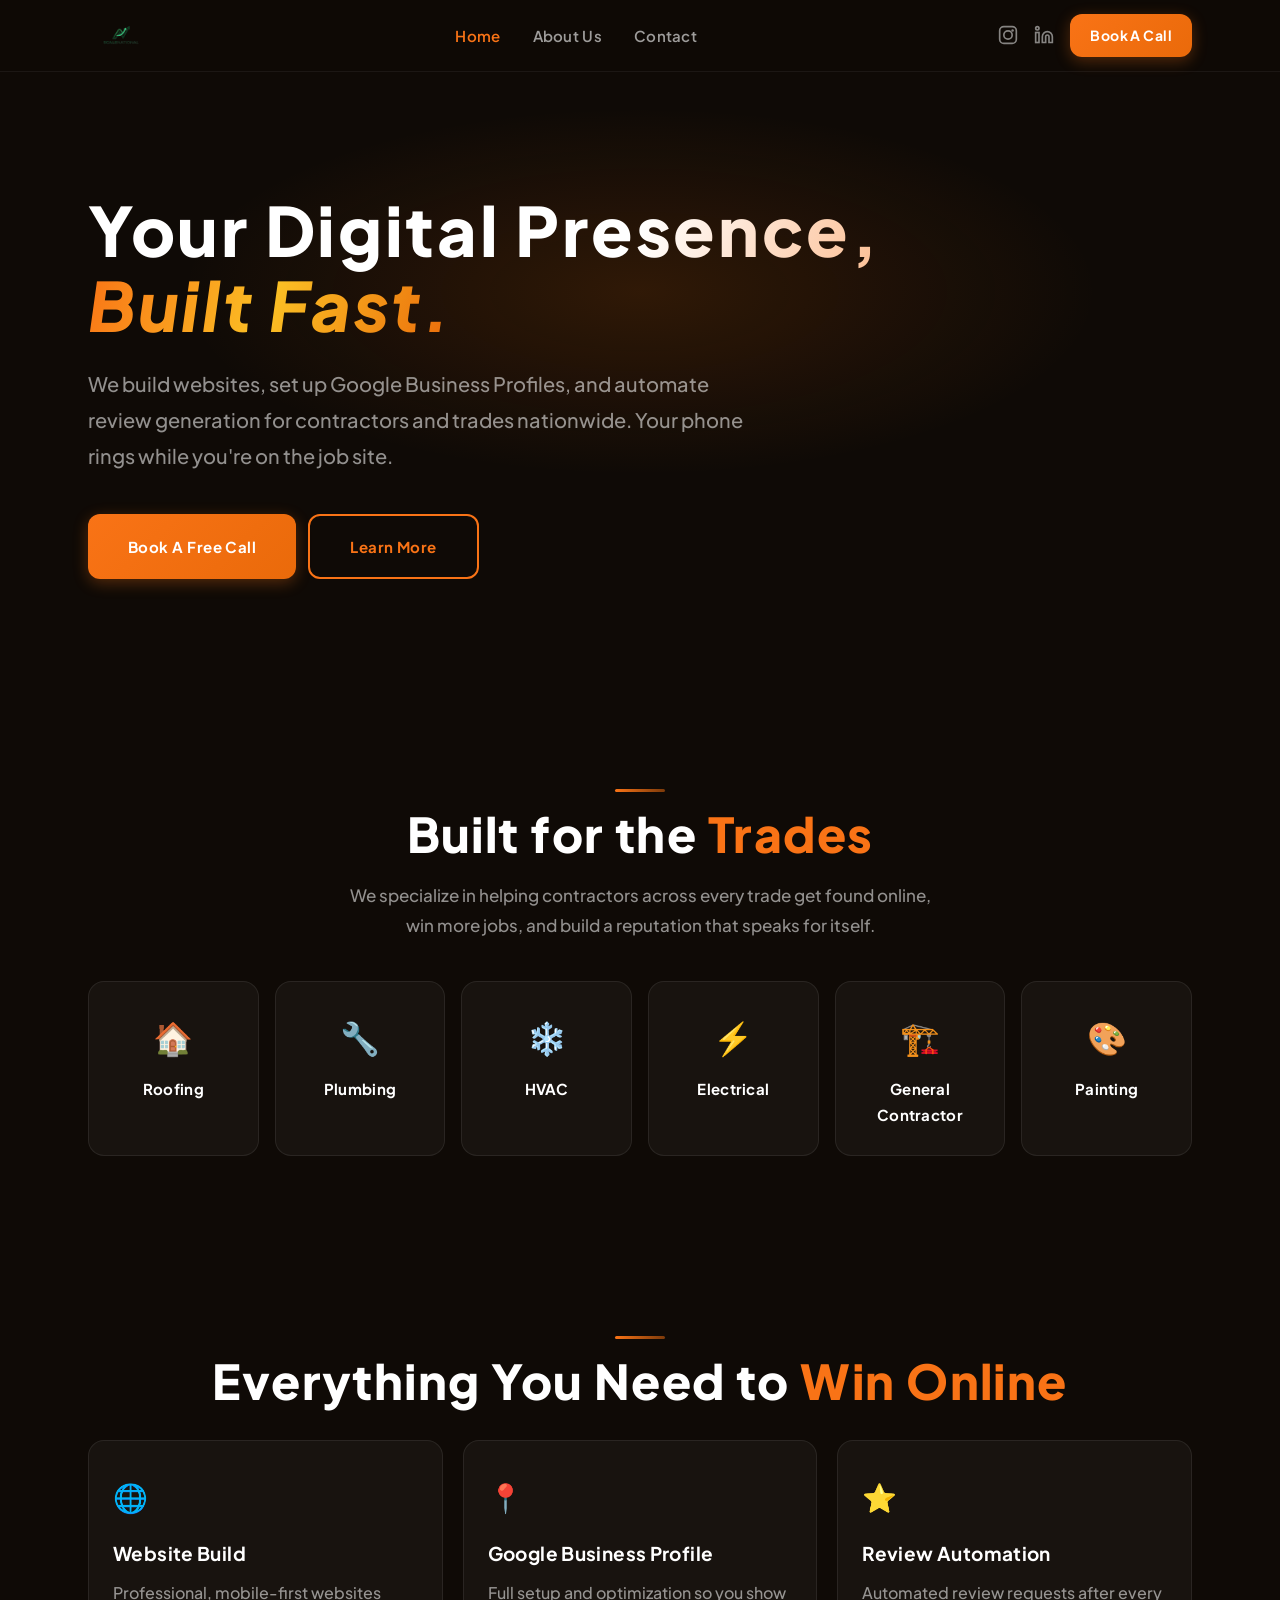
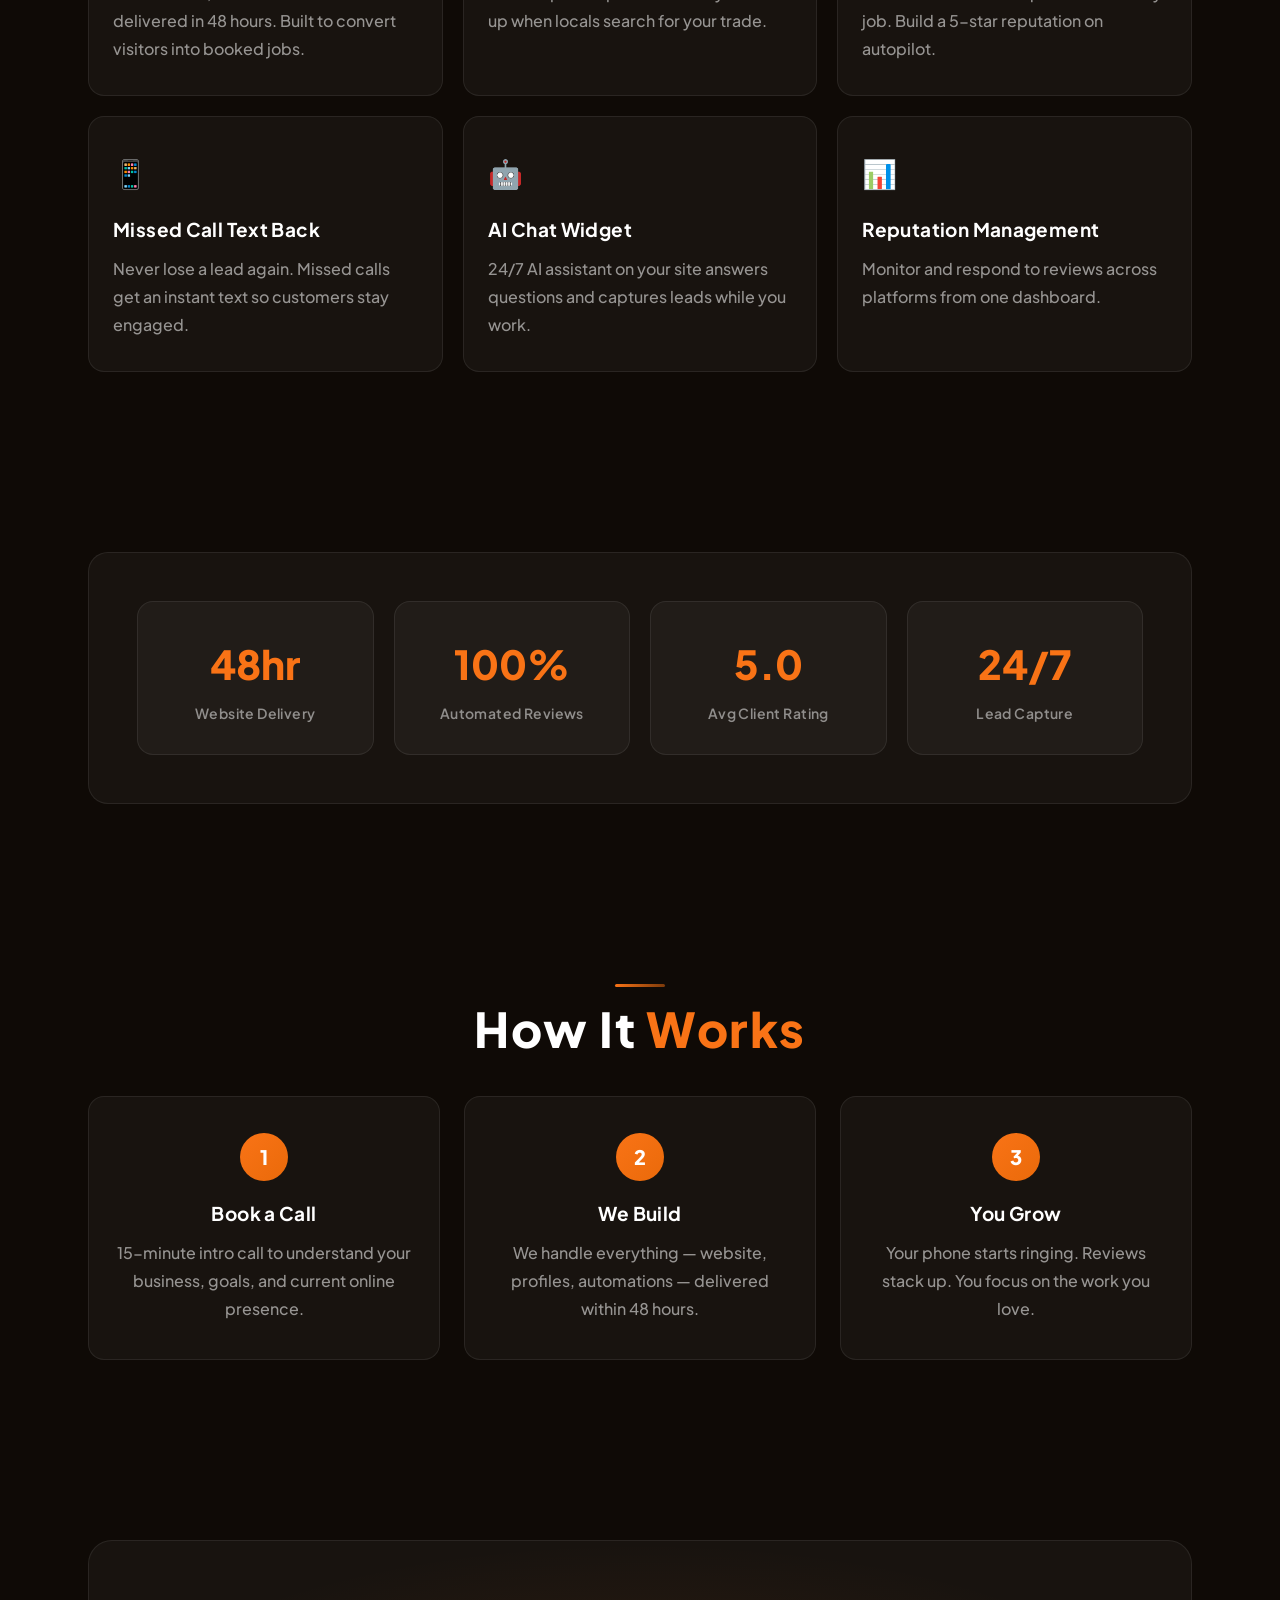
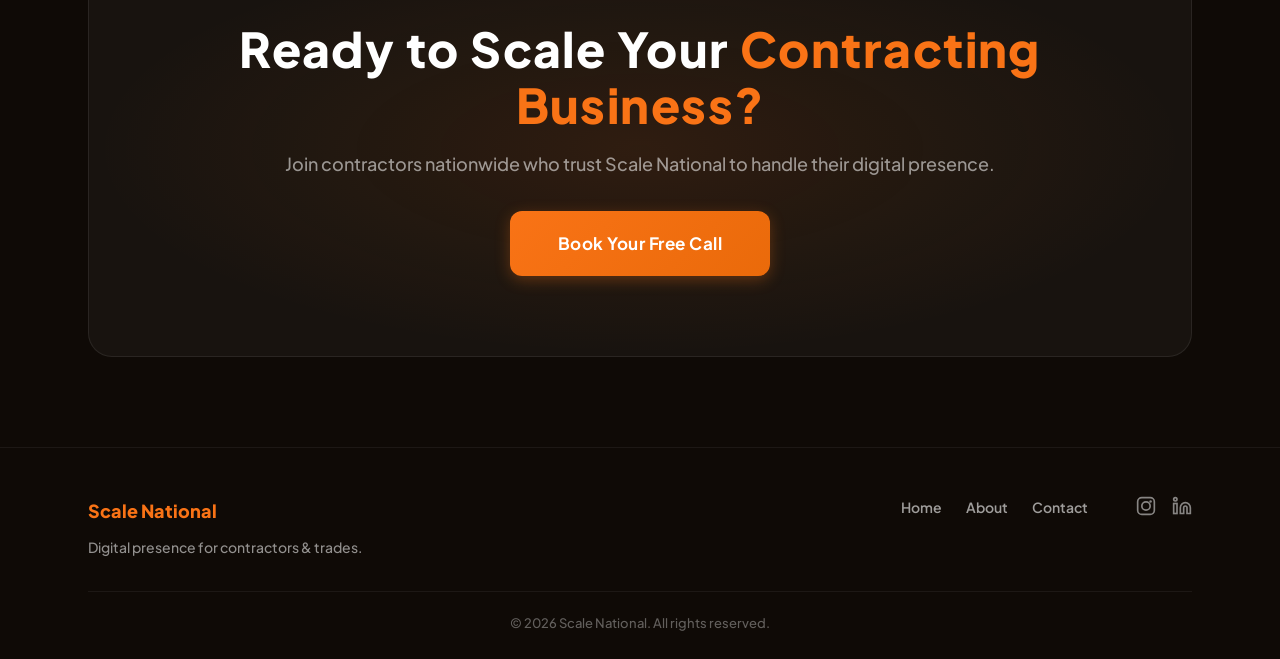
<file: index.html>
<!DOCTYPE html>
<html lang="en">
<head>
    <meta charset="UTF-8">
    <meta name="viewport" content="width=device-width, initial-scale=1.0">
    <title>ScaleNational — Digital Presence for Contractors & Trades</title>
    <meta name="description" content="We build websites, set up Google Business Profiles, and automate review generation for contractors and trades nationwide.">
    <link href="https://fonts.googleapis.com/css2?family=Plus+Jakarta+Sans:wght@400;500;600;700;800;900&display=swap" rel="stylesheet">
    <link rel="stylesheet" href="styles.css">
</head>
<body>

    <!-- Navigation -->
    <nav class="nav" id="navbar">
        <div class="nav-container">
            <a href="index.html" class="nav-logo">
                <img src="logo-transparent.png" alt="Scale National" onerror="this.style.display='none';this.nextElementSibling.style.display='block';">
                <span class="nav-logo-text" style="display:none;">Scale National</span>
            </a>
            <div class="nav-links" id="navLinks">
                <a href="index.html" class="nav-link active">Home</a>
                <a href="about.html" class="nav-link">About Us</a>
                <a href="contact.html" class="nav-link">Contact</a>
            </div>
            <div class="nav-right">
                <a href="https://www.instagram.com/scalenational" target="_blank" class="nav-social" aria-label="Instagram">
                    <svg width="20" height="20" viewBox="0 0 24 24" fill="none" stroke="currentColor" stroke-width="2"><rect x="2" y="2" width="20" height="20" rx="5"/><circle cx="12" cy="12" r="5"/><circle cx="17.5" cy="6.5" r="1.5" fill="currentColor" stroke="none"/></svg>
                </a>
                <a href="https://www.linkedin.com/company/scalenational" target="_blank" class="nav-social" aria-label="LinkedIn">
                    <svg width="20" height="20" viewBox="0 0 24 24" fill="none" stroke="currentColor" stroke-width="2"><path d="M16 8a6 6 0 0 1 6 6v7h-4v-7a2 2 0 0 0-4 0v7h-4v-7a6 6 0 0 1 6-6z"/><rect x="2" y="9" width="4" height="12"/><circle cx="4" cy="4" r="2"/></svg>
                </a>
                <a href="https://calendly.com/erickirt/30min" class="btn btn-primary nav-cta">Book A Call</a>
            </div>
            <button class="hamburger" id="hamburger" aria-label="Menu">
                <span></span><span></span><span></span>
            </button>
        </div>
    </nav>

    <!-- Hero -->
    <section class="hero">
        <div class="container">
            <h1><span class="headline-gradient">Your Digital Presence,</span><br><span class="headline-fast">Built Fast.</span></h1>
            <p class="hero-subtext">We build websites, set up Google Business Profiles, and automate review generation for contractors and trades nationwide. Your phone rings while you're on the job site.</p>
            <div class="hero-cta">
                <a href="https://calendly.com/erickirt/30min" class="btn btn-primary">Book A Free Call</a>
                <a href="about.html" class="btn btn-secondary">Learn More</a>
            </div>
        </div>
    </section>

    <!-- Trades We Serve -->
    <section class="trades-section">
        <div class="container">
            <div class="section-divider"></div>
            <h2>Built for the <span class="text-orange">Trades</span></h2>
            <p class="section-subtitle">We specialize in helping contractors across every trade get found online, win more jobs, and build a reputation that speaks for itself.</p>
            <div class="trades-grid">
                <div class="trade-card"><div class="trade-icon">🏠</div><h3>Roofing</h3></div>
                <div class="trade-card"><div class="trade-icon">🔧</div><h3>Plumbing</h3></div>
                <div class="trade-card"><div class="trade-icon">❄️</div><h3>HVAC</h3></div>
                <div class="trade-card"><div class="trade-icon">⚡</div><h3>Electrical</h3></div>
                <div class="trade-card"><div class="trade-icon">🏗️</div><h3>General Contractor</h3></div>
                <div class="trade-card"><div class="trade-icon">🎨</div><h3>Painting</h3></div>
            </div>
        </div>
    </section>

    <!-- What We Do -->
    <section class="services-section">
        <div class="container">
            <div class="section-divider"></div>
            <h2>Everything You Need to <span class="text-orange">Win Online</span></h2>
            <div class="services-grid">
                <div class="service-card">
                    <div class="service-icon">🌐</div>
                    <h3>Website Build</h3>
                    <p>Professional, mobile-first websites delivered in 48 hours. Built to convert visitors into booked jobs.</p>
                </div>
                <div class="service-card">
                    <div class="service-icon">📍</div>
                    <h3>Google Business Profile</h3>
                    <p>Full setup and optimization so you show up when locals search for your trade.</p>
                </div>
                <div class="service-card">
                    <div class="service-icon">⭐</div>
                    <h3>Review Automation</h3>
                    <p>Automated review requests after every job. Build a 5-star reputation on autopilot.</p>
                </div>
                <div class="service-card">
                    <div class="service-icon">📱</div>
                    <h3>Missed Call Text Back</h3>
                    <p>Never lose a lead again. Missed calls get an instant text so customers stay engaged.</p>
                </div>
                <div class="service-card">
                    <div class="service-icon">🤖</div>
                    <h3>AI Chat Widget</h3>
                    <p>24/7 AI assistant on your site answers questions and captures leads while you work.</p>
                </div>
                <div class="service-card">
                    <div class="service-icon">📊</div>
                    <h3>Reputation Management</h3>
                    <p>Monitor and respond to reviews across platforms from one dashboard.</p>
                </div>
            </div>
        </div>
    </section>

    <!-- Stats -->
    <section class="stats-section">
        <div class="container">
            <div class="stats-wrap">
                <div class="stats-grid">
                    <div class="stat">
                        <div class="stat-number">48hr</div>
                        <div class="stat-label">Website Delivery</div>
                    </div>
                    <div class="stat">
                        <div class="stat-number">100%</div>
                        <div class="stat-label">Automated Reviews</div>
                    </div>
                    <div class="stat">
                        <div class="stat-number">5.0</div>
                        <div class="stat-label">Avg Client Rating</div>
                    </div>
                    <div class="stat">
                        <div class="stat-number">24/7</div>
                        <div class="stat-label">Lead Capture</div>
                    </div>
                </div>
            </div>
        </div>
    </section>

    <!-- How It Works -->
    <section class="process-section">
        <div class="container">
            <div class="section-divider"></div>
            <h2>How It <span class="text-orange">Works</span></h2>
            <div class="process-grid">
                <div class="process-step">
                    <div class="step-number">1</div>
                    <h3>Book a Call</h3>
                    <p>15-minute intro call to understand your business, goals, and current online presence.</p>
                </div>
                <div class="process-step">
                    <div class="step-number">2</div>
                    <h3>We Build</h3>
                    <p>We handle everything — website, profiles, automations — delivered within 48 hours.</p>
                </div>
                <div class="process-step">
                    <div class="step-number">3</div>
                    <h3>You Grow</h3>
                    <p>Your phone starts ringing. Reviews stack up. You focus on the work you love.</p>
                </div>
            </div>
        </div>
    </section>

    <!-- CTA -->
    <section class="cta-section">
        <div class="container">
            <div class="cta-box">
                <h2>Ready to Scale Your <span class="text-orange">Contracting Business?</span></h2>
                <p>Join contractors nationwide who trust Scale National to handle their digital presence.</p>
                <a href="https://calendly.com/erickirt/30min" class="btn btn-primary btn-lg">Book Your Free Call</a>
            </div>
        </div>
    </section>

    <!-- Footer -->
    <footer class="footer">
        <div class="container">
            <div class="footer-content">
                <div class="footer-brand">
                    <span class="footer-logo">Scale National</span>
                    <p>Digital presence for contractors & trades.</p>
                </div>
                <div class="footer-links">
                    <a href="index.html">Home</a>
                    <a href="about.html">About</a>
                    <a href="contact.html">Contact</a>
                </div>
                <div class="footer-social">
                    <a href="https://www.instagram.com/scalenational" target="_blank" aria-label="Instagram">
                        <svg width="20" height="20" viewBox="0 0 24 24" fill="none" stroke="currentColor" stroke-width="2"><rect x="2" y="2" width="20" height="20" rx="5"/><circle cx="12" cy="12" r="5"/><circle cx="17.5" cy="6.5" r="1.5" fill="currentColor" stroke="none"/></svg>
                    </a>
                    <a href="https://www.linkedin.com/company/scalenational" target="_blank" aria-label="LinkedIn">
                        <svg width="20" height="20" viewBox="0 0 24 24" fill="none" stroke="currentColor" stroke-width="2"><path d="M16 8a6 6 0 0 1 6 6v7h-4v-7a2 2 0 0 0-4 0v7h-4v-7a6 6 0 0 1 6-6z"/><rect x="2" y="9" width="4" height="12"/><circle cx="4" cy="4" r="2"/></svg>
                    </a>
                </div>
            </div>
            <div class="footer-bottom">
                <p>&copy; 2026 Scale National. All rights reserved.</p>
            </div>
        </div>
    </footer>

    <script>
        // Hamburger menu toggle
        const hamburger = document.getElementById('hamburger');
        const navLinks = document.getElementById('navLinks');
        hamburger.addEventListener('click', () => {
            navLinks.classList.toggle('open');
            hamburger.classList.toggle('active');
        });

        // Close menu on link click
        document.querySelectorAll('.nav-link').forEach(link => {
            link.addEventListener('click', () => {
                navLinks.classList.remove('open');
                hamburger.classList.remove('active');
            });
        });
    </script>
</body>
</html>
</file>
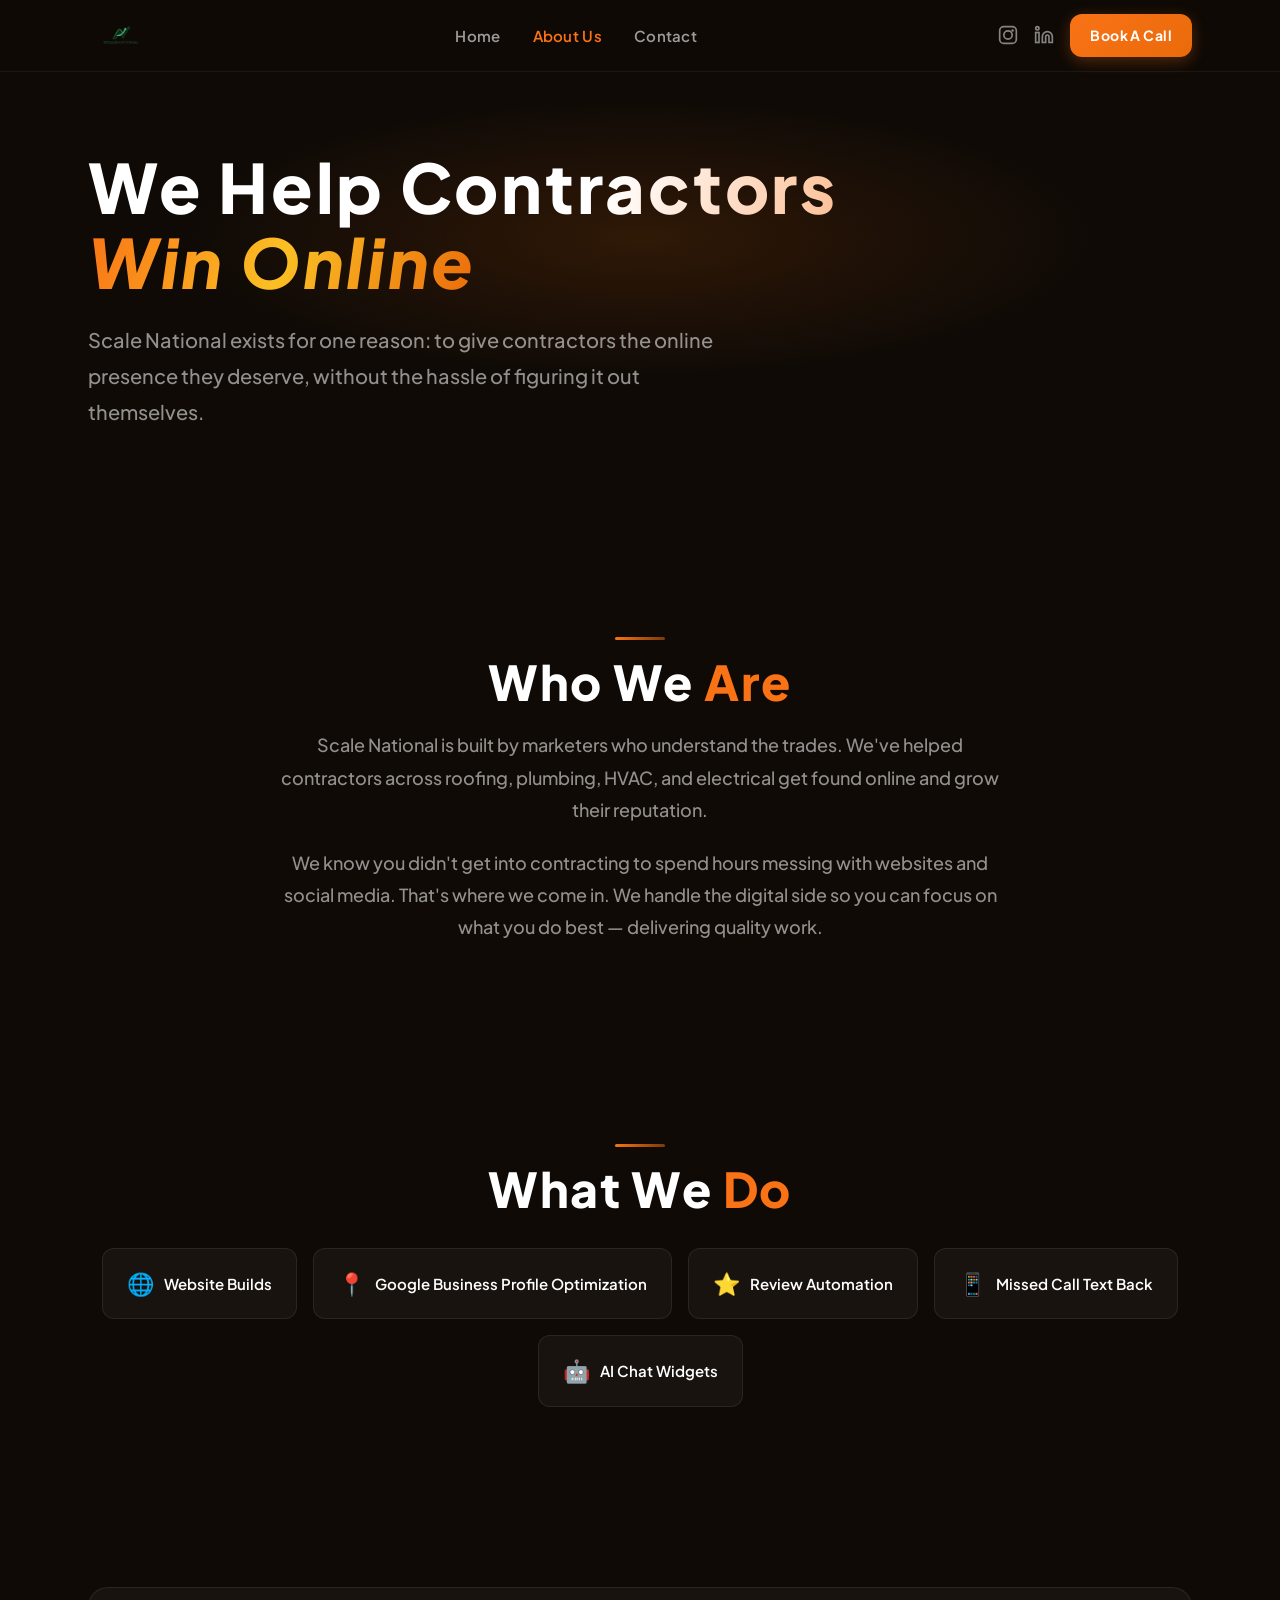
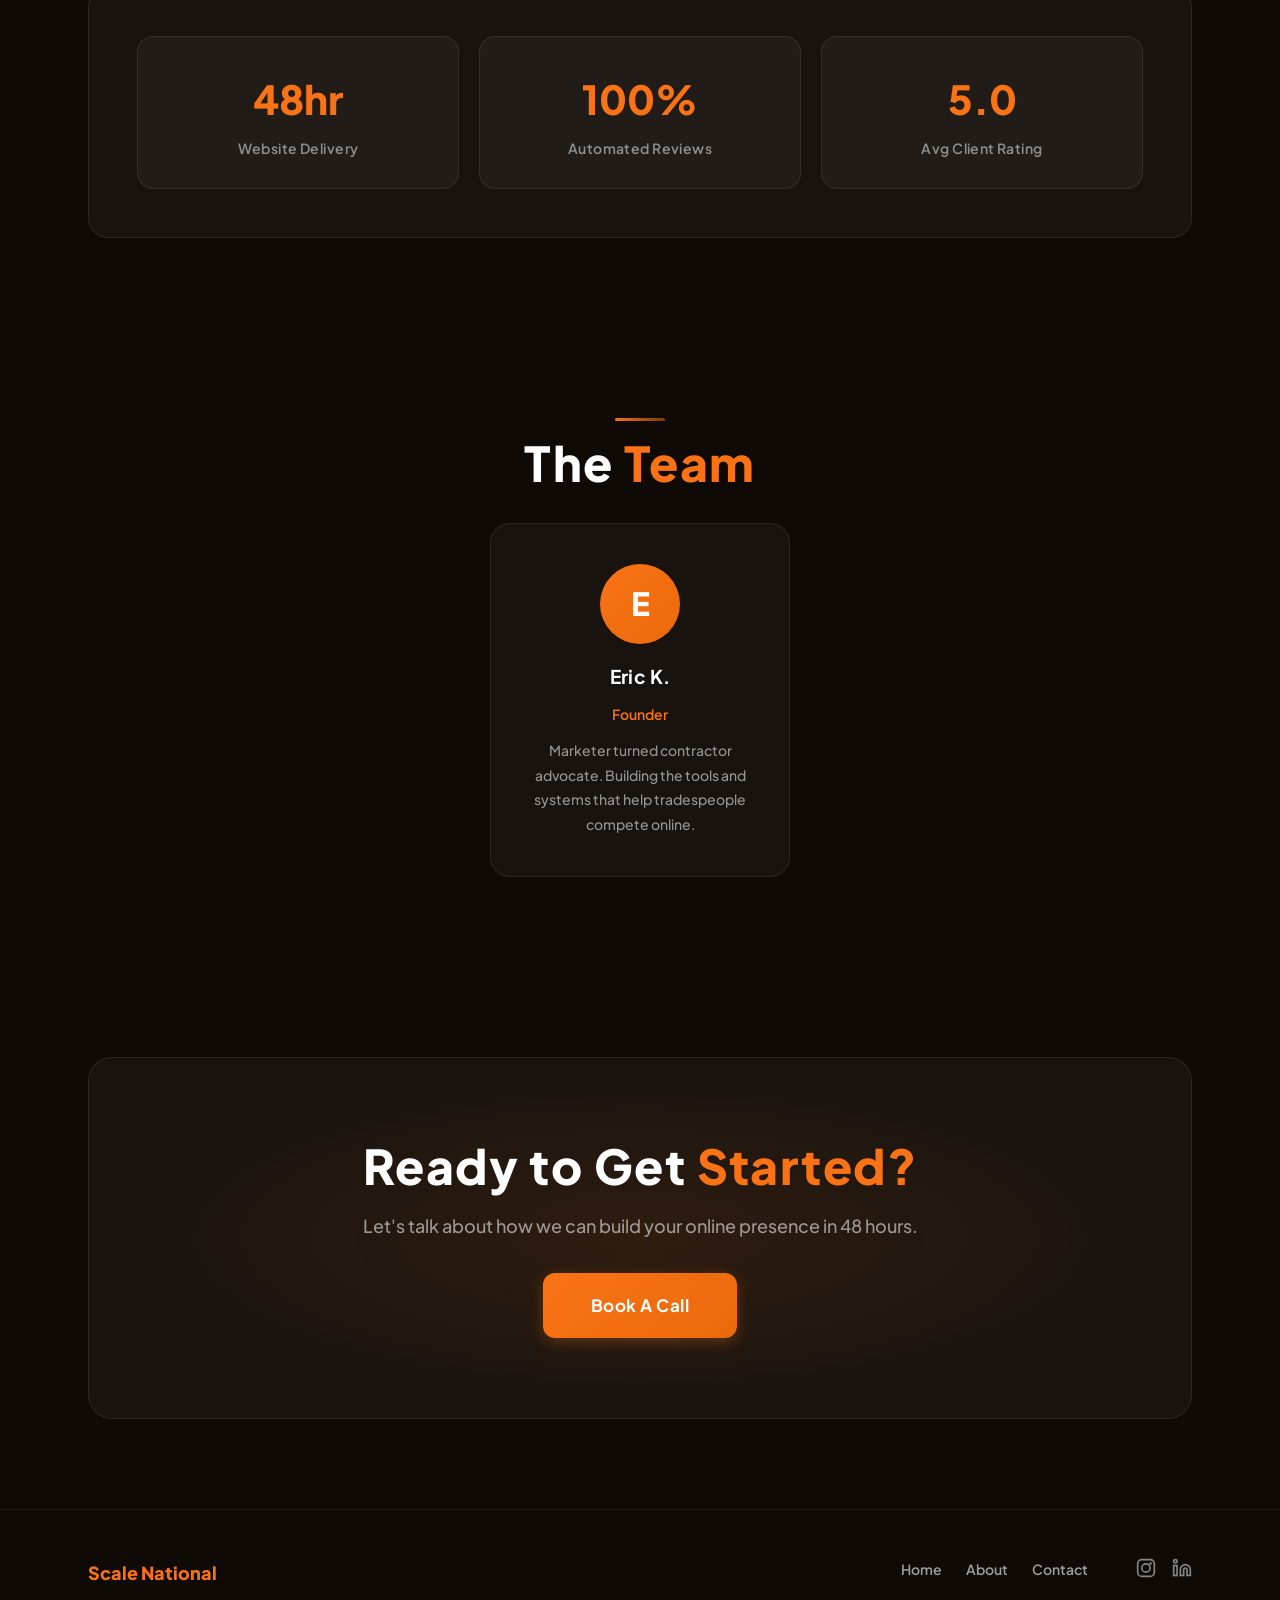
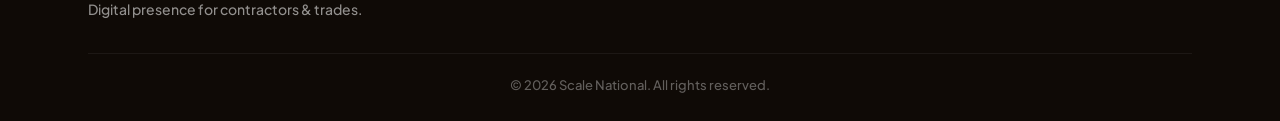
<file: about.html>
<!DOCTYPE html>
<html lang="en">
<head>
    <meta charset="UTF-8">
    <meta name="viewport" content="width=device-width, initial-scale=1.0">
    <title>About Us — Scale National</title>
    <meta name="description" content="Scale National is built by marketers who understand the trades. Learn about our team and mission.">
    <link href="https://fonts.googleapis.com/css2?family=Plus+Jakarta+Sans:wght@400;500;600;700;800;900&display=swap" rel="stylesheet">
    <link rel="stylesheet" href="styles.css">
</head>
<body>

    <!-- Navigation -->
    <nav class="nav" id="navbar">
        <div class="nav-container">
            <a href="index.html" class="nav-logo">
                <img src="logo-transparent.png" alt="Scale National" onerror="this.style.display='none';this.nextElementSibling.style.display='block';">
                <span class="nav-logo-text" style="display:none;">Scale National</span>
            </a>
            <div class="nav-links" id="navLinks">
                <a href="index.html" class="nav-link">Home</a>
                <a href="about.html" class="nav-link active">About Us</a>
                <a href="contact.html" class="nav-link">Contact</a>
            </div>
            <div class="nav-right">
                <a href="https://www.instagram.com/scalenational" target="_blank" class="nav-social" aria-label="Instagram">
                    <svg width="20" height="20" viewBox="0 0 24 24" fill="none" stroke="currentColor" stroke-width="2"><rect x="2" y="2" width="20" height="20" rx="5"/><circle cx="12" cy="12" r="5"/><circle cx="17.5" cy="6.5" r="1.5" fill="currentColor" stroke="none"/></svg>
                </a>
                <a href="https://www.linkedin.com/company/scalenational" target="_blank" class="nav-social" aria-label="LinkedIn">
                    <svg width="20" height="20" viewBox="0 0 24 24" fill="none" stroke="currentColor" stroke-width="2"><path d="M16 8a6 6 0 0 1 6 6v7h-4v-7a2 2 0 0 0-4 0v7h-4v-7a6 6 0 0 1 6-6z"/><rect x="2" y="9" width="4" height="12"/><circle cx="4" cy="4" r="2"/></svg>
                </a>
                <a href="https://calendly.com/erickirt/30min" class="btn btn-primary nav-cta">Book A Call</a>
            </div>
            <button class="hamburger" id="hamburger" aria-label="Menu">
                <span></span><span></span><span></span>
            </button>
        </div>
    </nav>

    <!-- Hero -->
    <section class="hero hero-sm">
        <div class="container">
            <h1><span class="headline-gradient">We Help Contractors</span><br><span class="headline-fast">Win Online</span></h1>
            <p class="hero-subtext">Scale National exists for one reason: to give contractors the online presence they deserve, without the hassle of figuring it out themselves.</p>
        </div>
    </section>

    <!-- Who We Are -->
    <section class="about-section">
        <div class="container">
            <div class="section-divider"></div>
            <h2>Who We <span class="text-orange">Are</span></h2>
            <div class="about-content">
                <p class="about-text">Scale National is built by marketers who understand the trades. We've helped contractors across roofing, plumbing, HVAC, and electrical get found online and grow their reputation.</p>
                <p class="about-text">We know you didn't get into contracting to spend hours messing with websites and social media. That's where we come in. We handle the digital side so you can focus on what you do best — delivering quality work.</p>
            </div>
        </div>
    </section>

    <!-- What We Do -->
    <section class="about-services">
        <div class="container">
            <div class="section-divider"></div>
            <h2>What We <span class="text-orange">Do</span></h2>
            <div class="about-services-grid">
                <div class="about-service-item">
                    <span class="about-service-icon">🌐</span>
                    <span>Website Builds</span>
                </div>
                <div class="about-service-item">
                    <span class="about-service-icon">📍</span>
                    <span>Google Business Profile Optimization</span>
                </div>
                <div class="about-service-item">
                    <span class="about-service-icon">⭐</span>
                    <span>Review Automation</span>
                </div>
                <div class="about-service-item">
                    <span class="about-service-icon">📱</span>
                    <span>Missed Call Text Back</span>
                </div>
                <div class="about-service-item">
                    <span class="about-service-icon">🤖</span>
                    <span>AI Chat Widgets</span>
                </div>
            </div>
        </div>
    </section>

    <!-- Stats -->
    <section class="stats-section">
        <div class="container">
            <div class="stats-wrap">
                <div class="stats-grid stats-grid-3">
                    <div class="stat">
                        <div class="stat-number">48hr</div>
                        <div class="stat-label">Website Delivery</div>
                    </div>
                    <div class="stat">
                        <div class="stat-number">100%</div>
                        <div class="stat-label">Automated Reviews</div>
                    </div>
                    <div class="stat">
                        <div class="stat-number">5.0</div>
                        <div class="stat-label">Avg Client Rating</div>
                    </div>
                </div>
            </div>
        </div>
    </section>

    <!-- Team -->
    <section class="team-section">
        <div class="container">
            <div class="section-divider"></div>
            <h2>The <span class="text-orange">Team</span></h2>
            <div class="team-grid">
                <div class="team-card">
                    <div class="team-avatar">E</div>
                    <h3>Eric K.</h3>
                    <p class="team-role">Founder</p>
                    <p class="team-bio">Marketer turned contractor advocate. Building the tools and systems that help tradespeople compete online.</p>
                </div>
            </div>
        </div>
    </section>

    <!-- CTA -->
    <section class="cta-section">
        <div class="container">
            <div class="cta-box">
                <h2>Ready to Get <span class="text-orange">Started?</span></h2>
                <p>Let's talk about how we can build your online presence in 48 hours.</p>
                <a href="https://calendly.com/erickirt/30min" class="btn btn-primary btn-lg">Book A Call</a>
            </div>
        </div>
    </section>

    <!-- Footer -->
    <footer class="footer">
        <div class="container">
            <div class="footer-content">
                <div class="footer-brand">
                    <span class="footer-logo">Scale National</span>
                    <p>Digital presence for contractors & trades.</p>
                </div>
                <div class="footer-links">
                    <a href="index.html">Home</a>
                    <a href="about.html">About</a>
                    <a href="contact.html">Contact</a>
                </div>
                <div class="footer-social">
                    <a href="https://www.instagram.com/scalenational" target="_blank" aria-label="Instagram">
                        <svg width="20" height="20" viewBox="0 0 24 24" fill="none" stroke="currentColor" stroke-width="2"><rect x="2" y="2" width="20" height="20" rx="5"/><circle cx="12" cy="12" r="5"/><circle cx="17.5" cy="6.5" r="1.5" fill="currentColor" stroke="none"/></svg>
                    </a>
                    <a href="https://www.linkedin.com/company/scalenational" target="_blank" aria-label="LinkedIn">
                        <svg width="20" height="20" viewBox="0 0 24 24" fill="none" stroke="currentColor" stroke-width="2"><path d="M16 8a6 6 0 0 1 6 6v7h-4v-7a2 2 0 0 0-4 0v7h-4v-7a6 6 0 0 1 6-6z"/><rect x="2" y="9" width="4" height="12"/><circle cx="4" cy="4" r="2"/></svg>
                    </a>
                </div>
            </div>
            <div class="footer-bottom">
                <p>&copy; 2026 Scale National. All rights reserved.</p>
            </div>
        </div>
    </footer>

    <script>
        const hamburger = document.getElementById('hamburger');
        const navLinks = document.getElementById('navLinks');
        hamburger.addEventListener('click', () => {
            navLinks.classList.toggle('open');
            hamburger.classList.toggle('active');
        });
        document.querySelectorAll('.nav-link').forEach(link => {
            link.addEventListener('click', () => {
                navLinks.classList.remove('open');
                hamburger.classList.remove('active');
            });
        });
    </script>
</body>
</html>
</file>
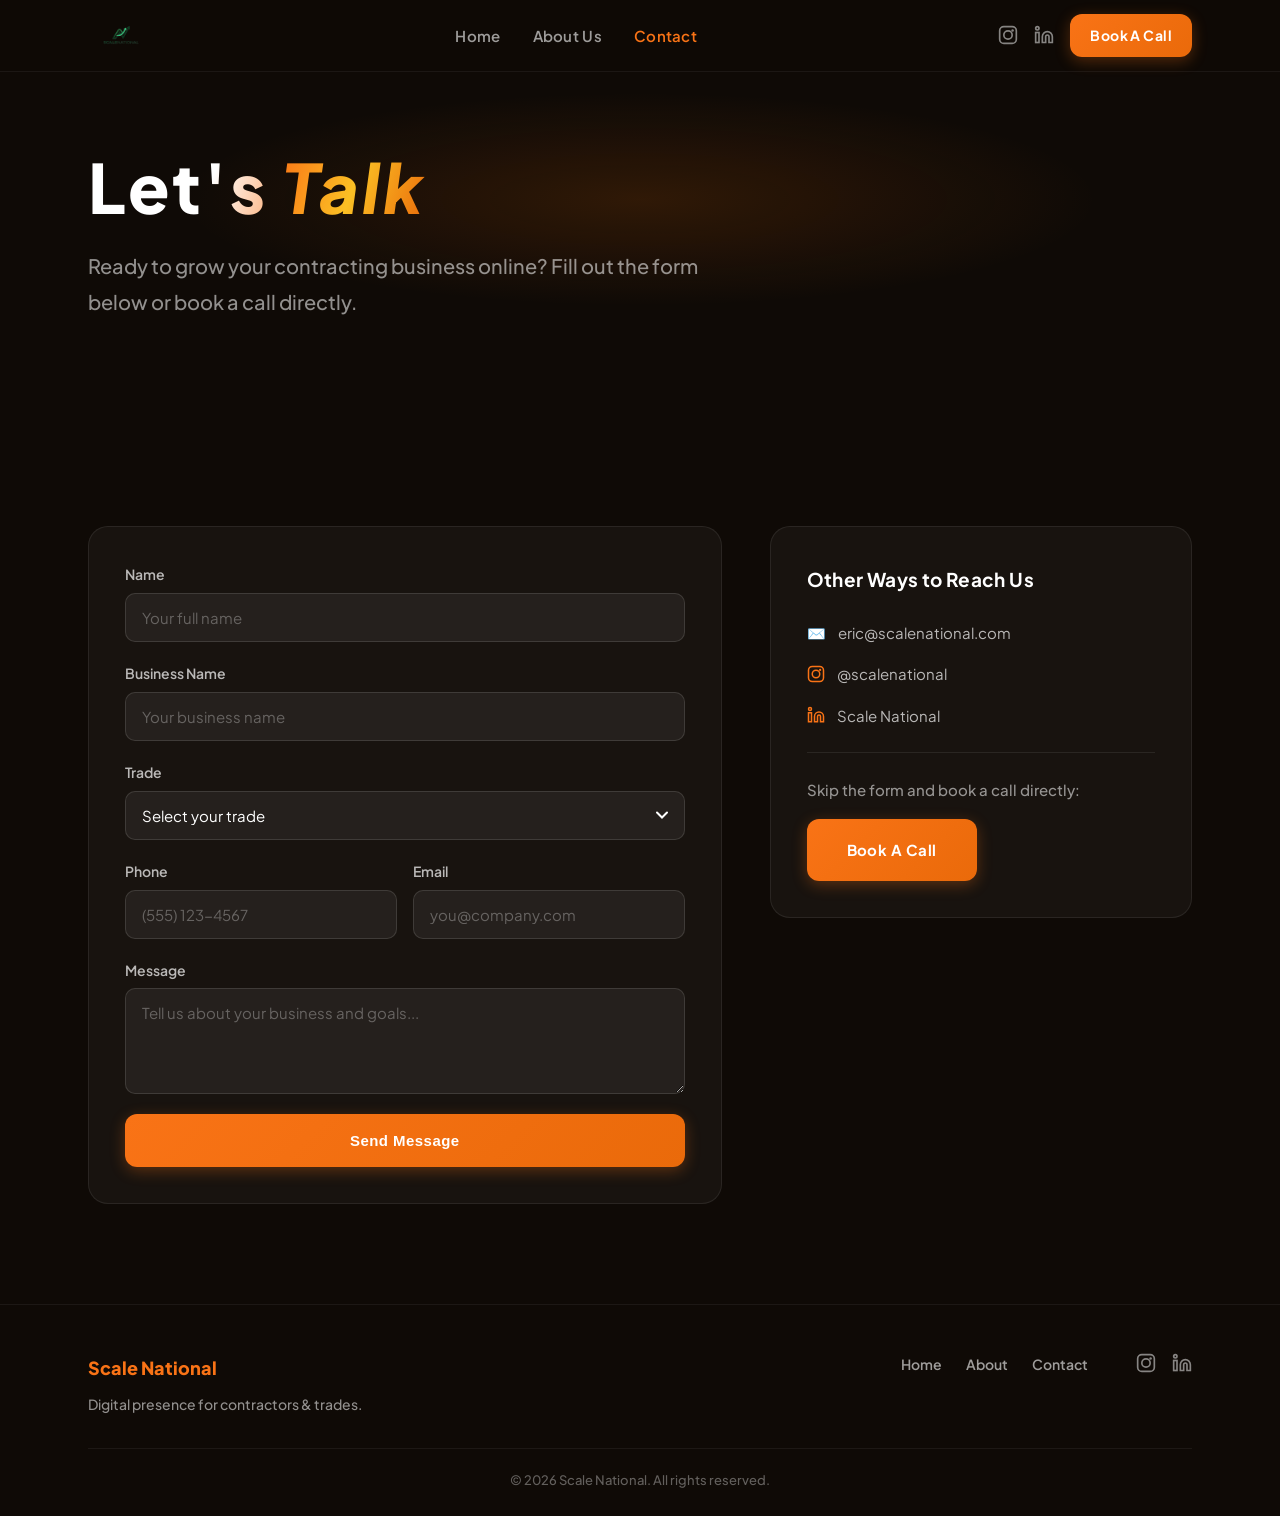
<file: contact.html>
<!DOCTYPE html>
<html lang="en">
<head>
    <meta charset="UTF-8">
    <meta name="viewport" content="width=device-width, initial-scale=1.0">
    <title>Contact Us — Scale National</title>
    <meta name="description" content="Get in touch with Scale National. Book a call or send us a message to get started on your digital presence.">
    <link href="https://fonts.googleapis.com/css2?family=Plus+Jakarta+Sans:wght@400;500;600;700;800;900&display=swap" rel="stylesheet">
    <link rel="stylesheet" href="styles.css">
</head>
<body>

    <!-- Navigation -->
    <nav class="nav" id="navbar">
        <div class="nav-container">
            <a href="index.html" class="nav-logo">
                <img src="logo-transparent.png" alt="Scale National" onerror="this.style.display='none';this.nextElementSibling.style.display='block';">
                <span class="nav-logo-text" style="display:none;">Scale National</span>
            </a>
            <div class="nav-links" id="navLinks">
                <a href="index.html" class="nav-link">Home</a>
                <a href="about.html" class="nav-link">About Us</a>
                <a href="contact.html" class="nav-link active">Contact</a>
            </div>
            <div class="nav-right">
                <a href="https://www.instagram.com/scalenational" target="_blank" class="nav-social" aria-label="Instagram">
                    <svg width="20" height="20" viewBox="0 0 24 24" fill="none" stroke="currentColor" stroke-width="2"><rect x="2" y="2" width="20" height="20" rx="5"/><circle cx="12" cy="12" r="5"/><circle cx="17.5" cy="6.5" r="1.5" fill="currentColor" stroke="none"/></svg>
                </a>
                <a href="https://www.linkedin.com/company/scalenational" target="_blank" class="nav-social" aria-label="LinkedIn">
                    <svg width="20" height="20" viewBox="0 0 24 24" fill="none" stroke="currentColor" stroke-width="2"><path d="M16 8a6 6 0 0 1 6 6v7h-4v-7a2 2 0 0 0-4 0v7h-4v-7a6 6 0 0 1 6-6z"/><rect x="2" y="9" width="4" height="12"/><circle cx="4" cy="4" r="2"/></svg>
                </a>
                <a href="https://calendly.com/erickirt/30min" class="btn btn-primary nav-cta">Book A Call</a>
            </div>
            <button class="hamburger" id="hamburger" aria-label="Menu">
                <span></span><span></span><span></span>
            </button>
        </div>
    </nav>

    <!-- Hero -->
    <section class="hero hero-sm">
        <div class="container">
            <h1><span class="headline-gradient">Let's</span> <span class="headline-fast">Talk</span></h1>
            <p class="hero-subtext">Ready to grow your contracting business online? Fill out the form below or book a call directly.</p>
        </div>
    </section>

    <!-- Contact Form -->
    <section class="contact-section">
        <div class="container">
            <div class="contact-grid">
                <div class="contact-form-wrap">
                    <form id="contactForm" class="contact-form">
                        <div class="form-group">
                            <label for="name">Name</label>
                            <input type="text" id="name" name="name" required placeholder="Your full name">
                        </div>
                        <div class="form-group">
                            <label for="business">Business Name</label>
                            <input type="text" id="business" name="business" required placeholder="Your business name">
                        </div>
                        <div class="form-group">
                            <label for="trade">Trade</label>
                            <select id="trade" name="trade" required>
                                <option value="" disabled selected>Select your trade</option>
                                <option value="Roofing">Roofing</option>
                                <option value="Plumbing">Plumbing</option>
                                <option value="HVAC">HVAC</option>
                                <option value="Electrical">Electrical</option>
                                <option value="General Contractor">General Contractor</option>
                                <option value="Other">Other</option>
                            </select>
                        </div>
                        <div class="form-row">
                            <div class="form-group">
                                <label for="phone">Phone</label>
                                <input type="tel" id="phone" name="phone" placeholder="(555) 123-4567">
                            </div>
                            <div class="form-group">
                                <label for="email">Email</label>
                                <input type="email" id="email" name="email" required placeholder="you@company.com">
                            </div>
                        </div>
                        <div class="form-group">
                            <label for="message">Message</label>
                            <textarea id="message" name="message" rows="4" placeholder="Tell us about your business and goals..."></textarea>
                        </div>
                        <button type="submit" class="btn btn-primary btn-full">Send Message</button>
                    </form>
                    <div id="formSuccess" class="form-success" style="display:none;">
                        <div class="success-icon">✓</div>
                        <h3>Message Sent!</h3>
                        <p>Thanks for reaching out. We'll get back to you within 24 hours.</p>
                    </div>
                </div>
                <div class="contact-info">
                    <h3>Other Ways to Reach Us</h3>
                    <div class="contact-info-item">
                        <span class="contact-info-icon">✉️</span>
                        <a href="mailto:eric@scalenational.com">eric@scalenational.com</a>
                    </div>
                    <div class="contact-info-item">
                        <span class="contact-info-icon">
                            <svg width="18" height="18" viewBox="0 0 24 24" fill="none" stroke="currentColor" stroke-width="2"><rect x="2" y="2" width="20" height="20" rx="5"/><circle cx="12" cy="12" r="5"/><circle cx="17.5" cy="6.5" r="1.5" fill="currentColor" stroke="none"/></svg>
                        </span>
                        <a href="https://www.instagram.com/scalenational" target="_blank">@scalenational</a>
                    </div>
                    <div class="contact-info-item">
                        <span class="contact-info-icon">
                            <svg width="18" height="18" viewBox="0 0 24 24" fill="none" stroke="currentColor" stroke-width="2"><path d="M16 8a6 6 0 0 1 6 6v7h-4v-7a2 2 0 0 0-4 0v7h-4v-7a6 6 0 0 1 6-6z"/><rect x="2" y="9" width="4" height="12"/><circle cx="4" cy="4" r="2"/></svg>
                        </span>
                        <a href="https://www.linkedin.com/company/scalenational" target="_blank">Scale National</a>
                    </div>
                    <div class="contact-divider"></div>
                    <div class="contact-cta">
                        <p>Skip the form and book a call directly:</p>
                        <a href="https://calendly.com/erickirt/30min" class="btn btn-primary">Book A Call</a>
                    </div>
                </div>
            </div>
        </div>
    </section>

    <!-- Footer -->
    <footer class="footer">
        <div class="container">
            <div class="footer-content">
                <div class="footer-brand">
                    <span class="footer-logo">Scale National</span>
                    <p>Digital presence for contractors & trades.</p>
                </div>
                <div class="footer-links">
                    <a href="index.html">Home</a>
                    <a href="about.html">About</a>
                    <a href="contact.html">Contact</a>
                </div>
                <div class="footer-social">
                    <a href="https://www.instagram.com/scalenational" target="_blank" aria-label="Instagram">
                        <svg width="20" height="20" viewBox="0 0 24 24" fill="none" stroke="currentColor" stroke-width="2"><rect x="2" y="2" width="20" height="20" rx="5"/><circle cx="12" cy="12" r="5"/><circle cx="17.5" cy="6.5" r="1.5" fill="currentColor" stroke="none"/></svg>
                    </a>
                    <a href="https://www.linkedin.com/company/scalenational" target="_blank" aria-label="LinkedIn">
                        <svg width="20" height="20" viewBox="0 0 24 24" fill="none" stroke="currentColor" stroke-width="2"><path d="M16 8a6 6 0 0 1 6 6v7h-4v-7a2 2 0 0 0-4 0v7h-4v-7a6 6 0 0 1 6-6z"/><rect x="2" y="9" width="4" height="12"/><circle cx="4" cy="4" r="2"/></svg>
                    </a>
                </div>
            </div>
            <div class="footer-bottom">
                <p>&copy; 2026 Scale National. All rights reserved.</p>
            </div>
        </div>
    </footer>

    <script>
        // Hamburger menu
        const hamburger = document.getElementById('hamburger');
        const navLinks = document.getElementById('navLinks');
        hamburger.addEventListener('click', () => {
            navLinks.classList.toggle('open');
            hamburger.classList.toggle('active');
        });
        document.querySelectorAll('.nav-link').forEach(link => {
            link.addEventListener('click', () => {
                navLinks.classList.remove('open');
                hamburger.classList.remove('active');
            });
        });

        // Form submission
        document.getElementById('contactForm').addEventListener('submit', function(e) {
            e.preventDefault();
            this.style.display = 'none';
            document.getElementById('formSuccess').style.display = 'flex';
        });
    </script>
</body>
</html>
</file>
<file: styles.css>
/* === Reset & Base === */
* { margin: 0; padding: 0; box-sizing: border-box; }
html { scroll-behavior: smooth; }

body {
    font-family: 'Plus Jakarta Sans', -apple-system, BlinkMacSystemFont, 'Segoe UI', sans-serif;
    background: #0f0a06;
    color: #ffffff;
    line-height: 1.7;
    -webkit-font-smoothing: antialiased;
    -moz-osx-font-smoothing: grayscale;
    padding-top: 72px;
}

h1 {
    font-size: clamp(36px, 8vw, 68px);
    font-weight: 800;
    line-height: 1.1;
    letter-spacing: 0.04em;
}

h2 {
    font-size: clamp(28px, 5vw, 48px);
    font-weight: 800;
    line-height: 1.15;
    letter-spacing: 0.03em;
    margin-bottom: 20px;
    color: #ffffff;
}

h3 {
    font-size: 19px;
    font-weight: 700;
    margin-bottom: 10px;
    letter-spacing: 0.02em;
}

p {
    font-size: 16px;
    color: rgba(255,255,255,0.55);
    line-height: 1.75;
    font-weight: 500;
}

a { color: inherit; text-decoration: none; }

.container {
    max-width: 1200px;
    margin: 0 auto;
    padding: 0 clamp(16px, 5vw, 48px);
}

section {
    padding: clamp(50px, 8vw, 90px) 0;
}

.section-divider {
    width: 50px;
    height: 3px;
    background: linear-gradient(90deg, #F97316, #7c3a0a);
    border-radius: 2px;
    margin: 0 auto 14px;
}

.text-orange { color: #F97316; }

.section-subtitle {
    max-width: 600px;
    margin: 0 auto 40px;
    text-align: center;
    font-size: 17px;
}

/* === Navigation === */
.nav {
    position: fixed;
    top: 0;
    left: 0;
    right: 0;
    z-index: 1000;
    background: rgba(15, 10, 6, 0.92);
    backdrop-filter: blur(16px);
    -webkit-backdrop-filter: blur(16px);
    border-bottom: 1px solid rgba(255,255,255,0.06);
    height: 72px;
}

.nav-container {
    max-width: 1200px;
    margin: 0 auto;
    padding: 0 clamp(16px, 5vw, 48px);
    display: flex;
    align-items: center;
    justify-content: space-between;
    height: 100%;
}

.nav-logo {
    display: flex;
    align-items: center;
    gap: 8px;
    font-weight: 800;
    font-size: 18px;
    color: #fff;
    text-decoration: none;
}

.nav-logo img {
    height: 36px;
    width: auto;
}

.nav-logo-text {
    font-weight: 800;
    font-size: 18px;
    color: #fff;
}

.nav-links {
    display: flex;
    gap: 32px;
    align-items: center;
}

.nav-link {
    font-size: 15px;
    font-weight: 600;
    color: rgba(255,255,255,0.6);
    text-decoration: none;
    transition: color 0.2s;
    letter-spacing: 0.02em;
}

.nav-link:hover,
.nav-link.active {
    color: #F97316;
}

.nav-right {
    display: flex;
    align-items: center;
    gap: 16px;
}

.nav-social {
    color: rgba(255,255,255,0.5);
    transition: color 0.2s;
    display: flex;
    align-items: center;
}

.nav-social:hover {
    color: #F97316;
}

.nav-cta {
    padding: 10px 20px !important;
    font-size: 14px !important;
    min-height: unset !important;
}

.hamburger {
    display: none;
    flex-direction: column;
    gap: 5px;
    background: none;
    border: none;
    cursor: pointer;
    padding: 8px;
    z-index: 1001;
}

.hamburger span {
    display: block;
    width: 24px;
    height: 2px;
    background: #fff;
    border-radius: 2px;
    transition: all 0.3s;
}

.hamburger.active span:nth-child(1) { transform: rotate(45deg) translate(5px, 5px); }
.hamburger.active span:nth-child(2) { opacity: 0; }
.hamburger.active span:nth-child(3) { transform: rotate(-45deg) translate(5px, -5px); }

/* === Buttons === */
.btn {
    display: inline-flex;
    align-items: center;
    justify-content: center;
    padding: clamp(14px, 2.5vw, 18px) clamp(28px, 4vw, 40px);
    border-radius: 12px;
    font-size: 15px;
    font-weight: 700;
    text-decoration: none;
    cursor: pointer;
    border: none;
    transition: all 0.3s ease;
    min-height: 48px;
    white-space: nowrap;
    letter-spacing: 0.03em;
}

.btn-primary {
    background: linear-gradient(135deg, #F97316 0%, #ea6a0a 100%);
    color: #ffffff;
    box-shadow: 0 4px 15px rgba(249, 115, 22, 0.3);
}

.btn-primary:hover {
    transform: translateY(-2px);
    box-shadow: 0 8px 25px rgba(249, 115, 22, 0.4);
}

.btn-secondary {
    background: transparent;
    color: #F97316;
    border: 2px solid #F97316;
}

.btn-secondary:hover {
    background: rgba(249, 115, 22, 0.08);
}

.btn-lg {
    padding: 18px 48px;
    font-size: 17px;
}

.btn-full {
    width: 100%;
}

/* === Hero === */
.hero {
    padding: clamp(60px, 10vw, 120px) 0;
    background: radial-gradient(ellipse 55% 45% at 50% 35%, rgba(234,106,10,0.15) 0%, transparent 65%), #0f0a06;
    text-align: left;
}

.hero-sm {
    padding: clamp(40px, 6vw, 80px) 0;
}

.hero h1 {
    max-width: 800px;
    margin-bottom: 24px;
}

.headline-gradient {
    background: linear-gradient(110deg, #ffffff 0%, #ffffff 35%, #F97316 70%, #ea6a0a 100%);
    background-size: 200% auto;
    -webkit-background-clip: text;
    -webkit-text-fill-color: transparent;
    background-clip: text;
}

.headline-fast {
    background: linear-gradient(110deg, #F97316 0%, #fbbf24 50%, #ea6a0a 100%);
    -webkit-background-clip: text;
    -webkit-text-fill-color: transparent;
    background-clip: text;
    font-weight: 900;
    font-style: italic;
}

.hero-subtext {
    max-width: 660px;
    font-size: clamp(17px, 3.5vw, 20px);
    color: rgba(255,255,255,0.55);
    margin-bottom: 40px;
    line-height: 1.8;
}

.hero-cta {
    display: flex;
    gap: 12px;
    flex-wrap: wrap;
}

/* === Trades Section === */
.trades-section {
    text-align: center;
}

.trades-grid {
    display: grid;
    grid-template-columns: repeat(auto-fit, minmax(150px, 1fr));
    gap: 16px;
    margin-top: 32px;
}

.trade-card {
    background: rgba(255,255,255,0.04);
    border: 1px solid rgba(255,255,255,0.08);
    border-radius: 16px;
    padding: 28px 20px;
    text-align: center;
    transition: all 0.3s;
}

.trade-card:hover {
    border-color: rgba(249, 115, 22, 0.4);
    background: rgba(249,115,22,0.06);
    transform: translateY(-4px);
}

.trade-icon {
    font-size: 32px;
    margin-bottom: 12px;
}

.trade-card h3 {
    font-size: 15px;
    margin-bottom: 0;
}

/* === Services Section === */
.services-section {
    text-align: center;
}

.services-grid {
    display: grid;
    grid-template-columns: repeat(auto-fit, minmax(280px, 1fr));
    gap: 20px;
    margin-top: 32px;
}

.service-card {
    background: rgba(255,255,255,0.04);
    border: 1px solid rgba(255,255,255,0.08);
    border-radius: 16px;
    padding: 32px 24px;
    text-align: left;
    transition: all 0.3s;
}

.service-card:hover {
    border-color: rgba(249, 115, 22, 0.4);
    background: rgba(249,115,22,0.06);
    transform: translateY(-4px);
    box-shadow: 0 12px 40px rgba(249, 115, 22, 0.1);
}

.service-icon {
    font-size: 28px;
    margin-bottom: 16px;
}

.service-card h3 {
    color: #fff;
}

/* === Stats Section === */
.stats-section {
    text-align: center;
}

.stats-wrap {
    background: rgba(255,255,255,0.04);
    border-radius: 20px;
    padding: clamp(32px, 5vw, 48px);
    border: 1px solid rgba(255,255,255,0.08);
}

.stats-grid {
    display: grid;
    grid-template-columns: repeat(4, 1fr);
    gap: 20px;
}

.stats-grid-3 {
    grid-template-columns: repeat(3, 1fr);
}

.stat {
    text-align: center;
    padding: 28px 16px;
    border-radius: 16px;
    background: rgba(255,255,255,0.04);
    border: 1px solid rgba(255,255,255,0.08);
    transition: all 0.3s;
}

.stat:hover {
    border-color: rgba(249, 115, 22, 0.4);
    transform: translateY(-4px);
}

.stat-number {
    font-size: clamp(28px, 4vw, 40px);
    font-weight: 900;
    color: #F97316;
    margin-bottom: 4px;
}

.stat-label {
    font-size: 14px;
    font-weight: 600;
    color: rgba(255,255,255,0.5);
    letter-spacing: 0.03em;
}

/* === Process Section === */
.process-section {
    text-align: center;
}

.process-grid {
    display: grid;
    grid-template-columns: repeat(auto-fit, minmax(250px, 1fr));
    gap: 24px;
    margin-top: 40px;
}

.process-step {
    background: rgba(255,255,255,0.04);
    border: 1px solid rgba(255,255,255,0.08);
    border-radius: 16px;
    padding: 36px 24px;
    text-align: center;
    transition: all 0.3s;
}

.process-step:hover {
    border-color: rgba(249, 115, 22, 0.4);
    transform: translateY(-4px);
}

.step-number {
    width: 48px;
    height: 48px;
    border-radius: 50%;
    background: linear-gradient(135deg, #F97316, #ea6a0a);
    color: #fff;
    font-weight: 800;
    font-size: 20px;
    display: flex;
    align-items: center;
    justify-content: center;
    margin: 0 auto 16px;
}

/* === CTA Section === */
.cta-section {
    text-align: center;
}

.cta-box {
    background: radial-gradient(ellipse at center, rgba(249,115,22,0.1) 0%, transparent 70%), rgba(255,255,255,0.04);
    border: 1px solid rgba(255,255,255,0.08);
    border-radius: 24px;
    padding: clamp(48px, 8vw, 80px) clamp(24px, 5vw, 64px);
}

.cta-box h2 {
    margin-bottom: 16px;
}

.cta-box p {
    margin-bottom: 32px;
    font-size: 18px;
}

/* === About Page === */
.about-section {
    text-align: center;
}

.about-content {
    max-width: 720px;
    margin: 0 auto;
}

.about-text {
    font-size: 18px;
    line-height: 1.8;
    margin-bottom: 20px;
}

.about-services {
    text-align: center;
}

.about-services-grid {
    display: flex;
    flex-wrap: wrap;
    justify-content: center;
    gap: 16px;
    margin-top: 32px;
}

.about-service-item {
    display: flex;
    align-items: center;
    gap: 10px;
    background: rgba(255,255,255,0.04);
    border: 1px solid rgba(255,255,255,0.08);
    border-radius: 12px;
    padding: 16px 24px;
    font-weight: 600;
    font-size: 15px;
    transition: all 0.3s;
}

.about-service-item:hover {
    border-color: rgba(249, 115, 22, 0.4);
    background: rgba(249,115,22,0.06);
}

.about-service-icon {
    font-size: 22px;
}

/* === Team === */
.team-section {
    text-align: center;
}

.team-grid {
    display: flex;
    justify-content: center;
    gap: 24px;
    margin-top: 32px;
}

.team-card {
    background: rgba(255,255,255,0.04);
    border: 1px solid rgba(255,255,255,0.08);
    border-radius: 20px;
    padding: 40px 32px;
    text-align: center;
    max-width: 300px;
    transition: all 0.3s;
}

.team-card:hover {
    border-color: rgba(249, 115, 22, 0.4);
    transform: translateY(-4px);
}

.team-avatar {
    width: 80px;
    height: 80px;
    border-radius: 50%;
    background: linear-gradient(135deg, #F97316, #ea6a0a);
    color: #fff;
    font-size: 32px;
    font-weight: 800;
    display: flex;
    align-items: center;
    justify-content: center;
    margin: 0 auto 16px;
}

.team-role {
    color: #F97316;
    font-size: 14px;
    font-weight: 600;
    margin-bottom: 12px;
}

.team-bio {
    font-size: 14px;
}

/* === Contact Page === */
.contact-section {
    padding-bottom: clamp(60px, 10vw, 100px);
}

.contact-grid {
    display: grid;
    grid-template-columns: 1.5fr 1fr;
    gap: 48px;
    align-items: start;
}

.contact-form-wrap {
    background: rgba(255,255,255,0.04);
    border: 1px solid rgba(255,255,255,0.08);
    border-radius: 20px;
    padding: 36px;
}

.contact-form {
    display: flex;
    flex-direction: column;
    gap: 20px;
}

.form-group {
    display: flex;
    flex-direction: column;
    gap: 6px;
}

.form-group label {
    font-size: 14px;
    font-weight: 600;
    color: rgba(255,255,255,0.7);
}

.form-group input,
.form-group select,
.form-group textarea {
    background: rgba(255,255,255,0.06);
    border: 1px solid rgba(255,255,255,0.12);
    border-radius: 10px;
    padding: 14px 16px;
    font-size: 15px;
    color: #fff;
    font-family: inherit;
    transition: border-color 0.2s;
    outline: none;
}

.form-group input::placeholder,
.form-group textarea::placeholder {
    color: rgba(255,255,255,0.3);
}

.form-group input:focus,
.form-group select:focus,
.form-group textarea:focus {
    border-color: #F97316;
}

.form-group select {
    appearance: none;
    background-image: url("data:image/svg+xml,%3Csvg width='12' height='8' viewBox='0 0 12 8' fill='none' xmlns='http://www.w3.org/2000/svg'%3E%3Cpath d='M1 1.5L6 6.5L11 1.5' stroke='%23ffffff' stroke-width='2' stroke-linecap='round'/%3E%3C/svg%3E");
    background-repeat: no-repeat;
    background-position: right 16px center;
    padding-right: 40px;
}

.form-group select option {
    background: #1a1410;
    color: #fff;
}

.form-row {
    display: grid;
    grid-template-columns: 1fr 1fr;
    gap: 16px;
}

.form-success {
    display: flex;
    flex-direction: column;
    align-items: center;
    justify-content: center;
    text-align: center;
    padding: 48px 24px;
    gap: 12px;
}

.success-icon {
    width: 64px;
    height: 64px;
    border-radius: 50%;
    background: linear-gradient(135deg, #F97316, #ea6a0a);
    color: #fff;
    font-size: 28px;
    font-weight: 800;
    display: flex;
    align-items: center;
    justify-content: center;
    margin-bottom: 8px;
}

.contact-info {
    padding: 36px;
    background: rgba(255,255,255,0.04);
    border: 1px solid rgba(255,255,255,0.08);
    border-radius: 20px;
}

.contact-info h3 {
    margin-bottom: 24px;
}

.contact-info-item {
    display: flex;
    align-items: center;
    gap: 12px;
    margin-bottom: 16px;
    font-size: 15px;
}

.contact-info-item a {
    color: rgba(255,255,255,0.7);
    transition: color 0.2s;
}

.contact-info-item a:hover {
    color: #F97316;
}

.contact-info-icon {
    display: flex;
    align-items: center;
    color: #F97316;
}

.contact-divider {
    width: 100%;
    height: 1px;
    background: rgba(255,255,255,0.08);
    margin: 24px 0;
}

.contact-cta p {
    margin-bottom: 16px;
    font-size: 15px;
}

/* === Footer === */
.footer {
    border-top: 1px solid rgba(255,255,255,0.06);
    padding: 48px 0 24px;
}

.footer-content {
    display: grid;
    grid-template-columns: 1fr auto auto;
    gap: 48px;
    align-items: start;
    margin-bottom: 32px;
}

.footer-logo {
    font-size: 18px;
    font-weight: 800;
    color: #F97316;
    display: block;
    margin-bottom: 8px;
}

.footer-brand p {
    font-size: 14px;
}

.footer-links {
    display: flex;
    gap: 24px;
}

.footer-links a {
    font-size: 14px;
    font-weight: 600;
    color: rgba(255,255,255,0.6);
    transition: color 0.2s;
}

.footer-links a:hover {
    color: #F97316;
}

.footer-social {
    display: flex;
    gap: 16px;
}

.footer-social a {
    color: rgba(255,255,255,0.5);
    transition: color 0.2s;
}

.footer-social a:hover {
    color: #F97316;
}

.footer-bottom {
    border-top: 1px solid rgba(255,255,255,0.06);
    padding-top: 20px;
    text-align: center;
}

.footer-bottom p {
    font-size: 13px;
    color: rgba(255,255,255,0.35);
}

/* === Mobile Responsive === */
@media (max-width: 768px) {
    .nav-links {
        position: fixed;
        top: 72px;
        left: 0;
        right: 0;
        background: rgba(15, 10, 6, 0.98);
        backdrop-filter: blur(16px);
        flex-direction: column;
        padding: 24px;
        gap: 16px;
        border-bottom: 1px solid rgba(255,255,255,0.08);
        transform: translateY(-100%);
        opacity: 0;
        pointer-events: none;
        transition: all 0.3s;
    }

    .nav-links.open {
        transform: translateY(0);
        opacity: 1;
        pointer-events: all;
    }

    .nav-right {
        display: none;
    }

    .hamburger {
        display: flex;
    }

    .stats-grid {
        grid-template-columns: repeat(2, 1fr);
    }

    .stats-grid-3 {
        grid-template-columns: 1fr;
    }

    .contact-grid {
        grid-template-columns: 1fr;
    }

    .form-row {
        grid-template-columns: 1fr;
    }

    .footer-content {
        grid-template-columns: 1fr;
        gap: 24px;
    }

    .services-grid {
        grid-template-columns: 1fr;
    }

    .trades-grid {
        grid-template-columns: repeat(2, 1fr);
    }
}
</file>
